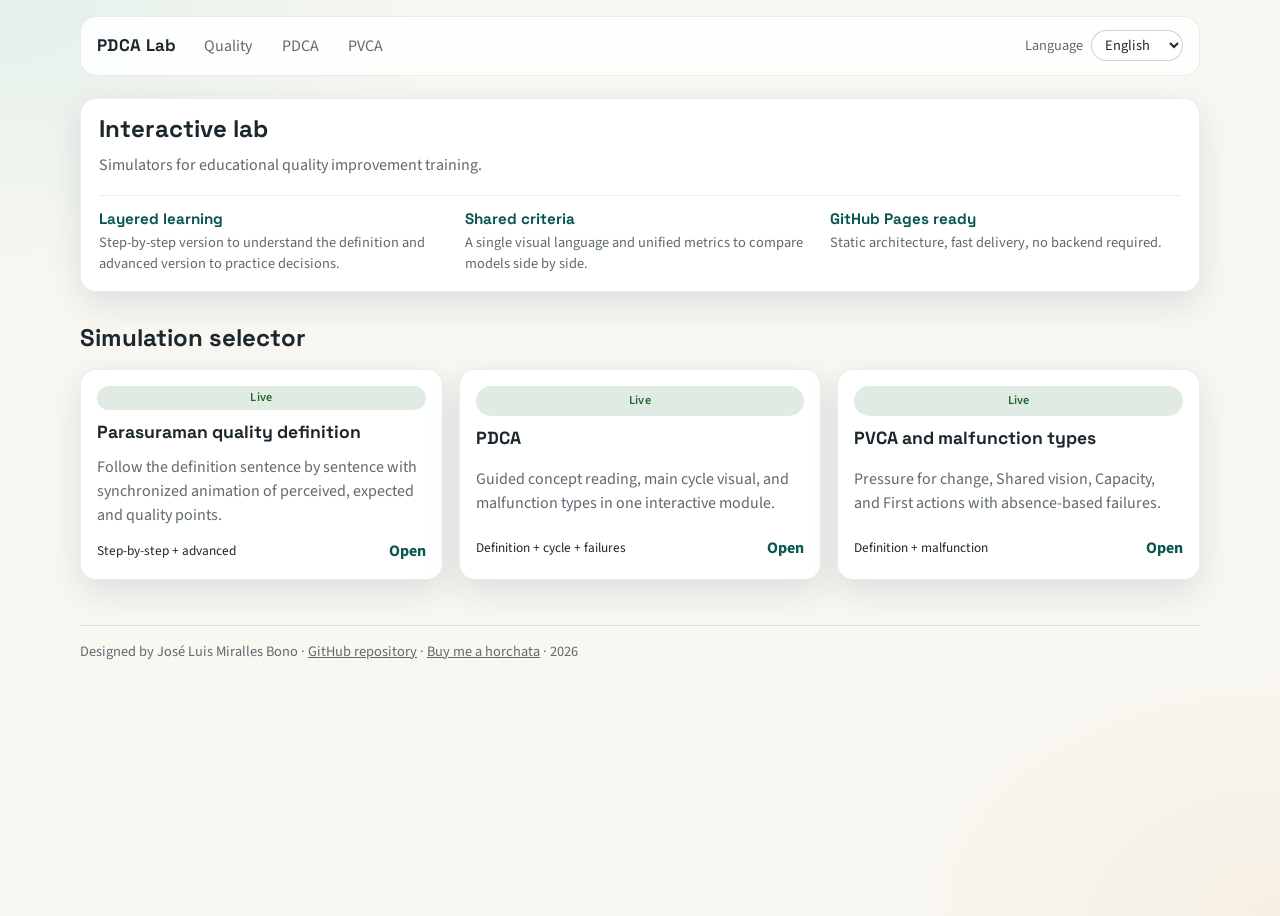
<file: index.html>
<!doctype html>
<html lang="es">
  <head>
    <meta charset="UTF-8" />
    <meta name="viewport" content="width=device-width, initial-scale=1.0" />
    <meta
      name="description"
      content="Selector de simuladores interactivos sobre mejora de la calidad educativa: Parasuraman, PDCA y PVCA."
    />
    <link rel="icon" href="./assets/favicon.svg" type="image/svg+xml" />
    <title>PDCA Lab</title>
    <link rel="preconnect" href="https://fonts.googleapis.com" />
    <link rel="preconnect" href="https://fonts.gstatic.com" crossorigin />
    <link
      rel="stylesheet"
      href="https://fonts.googleapis.com/css2?family=Source+Sans+3:wght@400;600;700&amp;family=Space+Grotesk:wght@500;700&amp;display=swap"
    />
    <link rel="stylesheet" href="./assets/css/base.css" />
    <link rel="stylesheet" href="./assets/css/home.css" />
    <script type="module" src="./assets/js/pages/home.js" defer></script>
  </head>
  <body data-page="home">
    <div class="app-shell">
      <header class="app-header">
        <a class="brand" href="./index.html">PDCA Lab</a>
        <nav class="nav-links" aria-label="Main navigation">
          <a data-nav-link="parasuraman" href="./simulators/parasuraman.html" data-i18n="nav.parasuraman"></a>
          <a data-nav-link="pdca-team" href="./simulators/pdca-equipo.html" data-i18n="nav.pdcaTeam"></a>
          <a data-nav-link="pvca" href="./simulators/pvca.html" data-i18n="nav.pvca"></a>
        </nav>
        <label class="language-picker">
          <span data-i18n="common.language"></span>
          <select data-language-select aria-label="Language selector"></select>
        </label>
      </header>

      <main class="main-content">
        <section class="hero card">
          <h1 data-i18n="home.hero.title"></h1>
          <p data-i18n="home.hero.subtitle"></p>
          <div class="hero-points">
            <article>
              <h2 data-i18n="home.hero.block1.title"></h2>
              <p data-i18n="home.hero.block1.body"></p>
            </article>
            <article>
              <h2 data-i18n="home.hero.block2.title"></h2>
              <p data-i18n="home.hero.block2.body"></p>
            </article>
            <article>
              <h2 data-i18n="home.hero.block3.title"></h2>
              <p data-i18n="home.hero.block3.body"></p>
            </article>
          </div>
        </section>

        <section>
          <h2 class="section-title" data-i18n="home.simulators.title"></h2>
          <div class="sim-grid">
            <article class="sim-card">
              <span class="badge badge-live" data-i18n="home.cards.parasuraman.status"></span>
              <h3 data-i18n="home.cards.parasuraman.title"></h3>
              <p data-i18n="home.cards.parasuraman.description"></p>
              <div class="card-actions">
                <small data-i18n="home.cards.parasuraman.mode"></small>
                <a href="./simulators/parasuraman.html" data-i18n="home.cards.parasuraman.cta"></a>
              </div>
            </article>

            <article class="sim-card">
              <span class="badge badge-live" data-i18n="home.cards.pdca.status"></span>
              <h3 data-i18n="home.cards.pdca.title"></h3>
              <p data-i18n="home.cards.pdca.description"></p>
              <div class="card-actions">
                <small data-i18n="home.cards.pdca.mode"></small>
                <a href="./simulators/pdca-equipo.html" data-i18n="home.cards.pdca.cta"></a>
              </div>
            </article>

            <article class="sim-card">
              <span class="badge badge-live" data-i18n="home.cards.pvca.status"></span>
              <h3 data-i18n="home.cards.pvca.title"></h3>
              <p data-i18n="home.cards.pvca.description"></p>
              <div class="card-actions">
                <small data-i18n="home.cards.pvca.mode"></small>
                <a href="./simulators/pvca.html" data-i18n="home.cards.pvca.cta"></a>
              </div>
            </article>
          </div>
        </section>

      </main>

      <footer class="app-footer">
        <span data-i18n="footer.author"></span>
        <span> · </span>
        <a href="https://github.com/JLMirallesB/PDCA" target="_blank" rel="noopener noreferrer" data-i18n="footer.repo"></a>
        <span> · </span>
        <a href="https://ko-fi.com/miralles" target="_blank" rel="noopener noreferrer" data-i18n="footer.horchata"></a>
        <span> · </span>
        <span data-current-year></span>
      </footer>
    </div>
  </body>
</html>
</file>
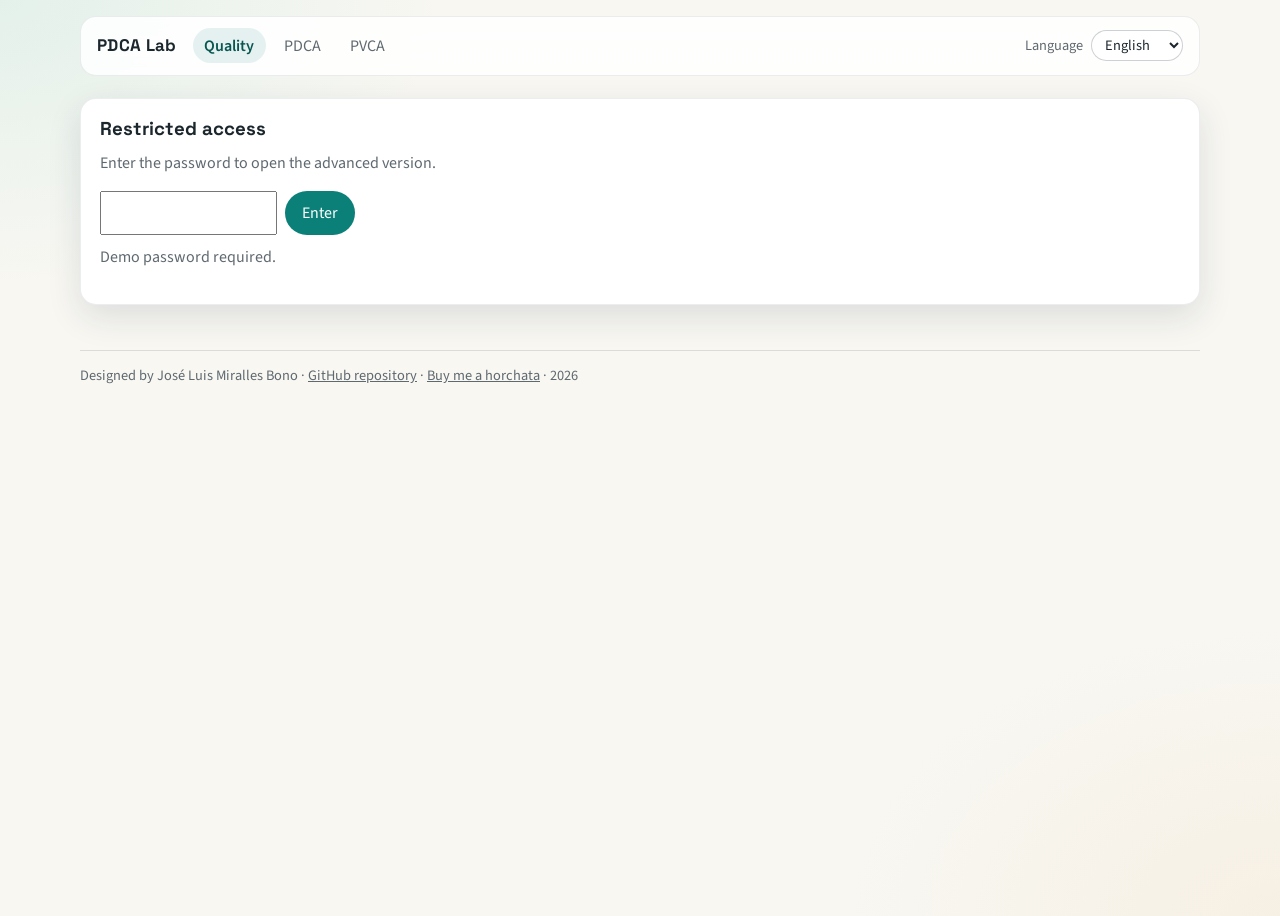
<file: simulators/parasuraman-avanzado.html>
<!doctype html>
<html lang="es">
  <head>
    <meta charset="UTF-8" />
    <meta name="viewport" content="width=device-width, initial-scale=1.0" />
    <meta
      name="description"
      content="Simulador avanzado de la definición de calidad de Parasuraman con modo guiado y evaluación."
    />
    <link rel="icon" href="../assets/favicon.svg" type="image/svg+xml" />
    <title>PDCA Lab · Parasuraman Avanzado</title>
    <link rel="preconnect" href="https://fonts.googleapis.com" />
    <link rel="preconnect" href="https://fonts.gstatic.com" crossorigin />
    <link
      rel="stylesheet"
      href="https://fonts.googleapis.com/css2?family=Source+Sans+3:wght@400;600;700&amp;family=Space+Grotesk:wght@500;700&amp;display=swap"
    />
    <link rel="stylesheet" href="../assets/css/base.css" />
    <link rel="stylesheet" href="../assets/css/simulator.css" />
    <script type="module" src="../assets/js/pages/parasuraman-advanced.js" defer></script>
  </head>
  <body data-page="parasuraman">
    <div class="app-shell">
      <header class="app-header">
        <a class="brand" href="../index.html">PDCA Lab</a>
        <nav class="nav-links" aria-label="Main navigation">
          <a data-nav-link="parasuraman" href="./parasuraman.html" data-i18n="nav.parasuraman"></a>
          <a data-nav-link="pdca-team" href="./pdca-equipo.html" data-i18n="nav.pdcaTeam"></a>
          <a data-nav-link="pvca" href="./pvca.html" data-i18n="nav.pvca"></a>
        </nav>
        <label class="language-picker">
          <span data-i18n="common.language"></span>
          <select data-language-select aria-label="Language selector"></select>
        </label>
      </header>

      <main class="main-content" id="advanced-content" hidden>
        <section class="sim-intro card">
          <h1 data-i18n="parasuramanAdvanced.title"></h1>
          <p data-i18n="parasuramanAdvanced.subtitle"></p>
          <div class="tag-row">
            <span class="badge badge-live" data-i18n="parasuraman.tag.simple"></span>
            <span class="badge badge-live" data-i18n="parasuraman.tag.guided"></span>
            <span class="badge badge-live" data-i18n="parasuraman.tag.evaluation"></span>
          </div>
        </section>

        <section>
          <div class="mode-tabs" role="tablist" aria-label="Mode selector">
            <button
              id="tab-simple"
              class="tab-btn is-active"
              type="button"
              role="tab"
              aria-selected="true"
              aria-controls="panel-simple"
              data-mode-target="simple"
              data-i18n="parasuraman.mode.simple"
            ></button>
            <button
              id="tab-guided"
              class="tab-btn"
              type="button"
              role="tab"
              aria-selected="false"
              aria-controls="panel-guided"
              data-mode-target="guided"
              data-i18n="parasuraman.mode.guided"
            ></button>
          </div>

          <section class="mode-panel" id="panel-simple" role="tabpanel" aria-labelledby="tab-simple" data-mode-panel="simple">
            <div class="sim-grid">
              <section class="control-panel card" aria-label="Simulation controls">
                <div class="control-group">
                  <label for="expected-range" data-i18n="parasuraman.controls.expected"></label>
                  <div class="range-row">
                    <input id="expected-range" type="range" min="0" max="100" step="1" value="72" />
                    <output id="expected-output">72</output>
                  </div>
                </div>

                <div class="control-group">
                  <label for="adaptation-rate" data-i18n="parasuraman.controls.adaptationRate"></label>
                  <div class="range-row">
                    <input id="adaptation-rate" type="range" min="0" max="100" step="5" value="35" />
                    <output id="adaptation-output">35%</output>
                  </div>
                </div>

                <div class="control-group">
                  <label>
                    <input id="adaptation-toggle" type="checkbox" checked />
                    <span data-i18n="parasuraman.controls.adaptationToggle"></span>
                  </label>
                </div>

                <div>
                  <h3 data-i18n="parasuraman.controls.parameters"></h3>
                  <div id="parameter-list" class="parameter-list"></div>
                </div>

                <div class="actions-row">
                  <button id="run-cycle" class="btn btn-primary" type="button" data-i18n="parasuraman.actions.run"></button>
                  <button id="auto-cycle" class="btn btn-secondary" type="button" data-i18n="parasuraman.actions.auto"></button>
                  <button id="reset-cycle" class="btn btn-secondary" type="button" data-i18n="parasuraman.actions.reset"></button>
                </div>
              </section>

              <section class="viz-panel card" aria-live="polite">
                <div class="quality-scale" id="quality-scale">
                  <div class="scale-track"></div>
                  <div class="scale-distance" id="distance-bar"></div>
                  <div class="scale-marker expected" id="expected-marker">
                    <span></span>
                    <small data-i18n="parasuraman.visual.expectedMark"></small>
                  </div>
                  <div class="scale-marker perceived" id="perceived-marker">
                    <span></span>
                    <small data-i18n="parasuraman.visual.perceivedMark"></small>
                  </div>
                  <div class="scale-labels">
                    <span>0</span>
                    <span>25</span>
                    <span>50</span>
                    <span>75</span>
                    <span>100</span>
                  </div>
                </div>

                <div class="metrics-grid">
                  <article class="metric">
                    <strong id="metric-expected">72</strong>
                    <small data-i18n="parasuraman.metrics.expected"></small>
                  </article>
                  <article class="metric">
                    <strong id="metric-perceived">58</strong>
                    <small data-i18n="parasuraman.metrics.perceived"></small>
                  </article>
                  <article class="metric">
                    <strong id="metric-distance">14</strong>
                    <small data-i18n="parasuraman.metrics.distance"></small>
                  </article>
                  <article class="metric">
                    <strong id="metric-quality">86</strong>
                    <small data-i18n="parasuraman.metrics.quality"></small>
                  </article>
                </div>

                <p class="insight" id="quality-insight"></p>

                <div class="history-wrap">
                  <table class="history-table">
                    <thead>
                      <tr>
                        <th data-i18n="parasuraman.history.cycle"></th>
                        <th data-i18n="parasuraman.history.expected"></th>
                        <th data-i18n="parasuraman.history.perceived"></th>
                        <th data-i18n="parasuraman.history.distance"></th>
                        <th data-i18n="parasuraman.history.quality"></th>
                      </tr>
                    </thead>
                    <tbody id="history-body"></tbody>
                  </table>
                </div>
              </section>
            </div>
          </section>

          <section class="mode-panel" id="panel-guided" role="tabpanel" aria-labelledby="tab-guided" data-mode-panel="guided" hidden>
            <section class="guided-panel card">
              <h2 data-i18n="parasuraman.guided.title"></h2>
              <p data-i18n="parasuraman.guided.description"></p>

              <div class="guided-case">
                <h3 id="guided-case-title"></h3>
                <p id="guided-case-description"></p>
                <p><strong data-i18n="parasuraman.guided.progress"></strong> <span id="guided-progress"></span></p>
              </div>

              <div>
                <h4 id="guided-prompt"></h4>
                <form id="guided-options" class="guided-options"></form>
              </div>

              <div class="actions-row">
                <button id="guided-start" type="button" class="btn btn-secondary" data-i18n="parasuraman.guided.start"></button>
                <button id="guided-apply" type="button" class="btn btn-primary" data-i18n="parasuraman.guided.apply"></button>
              </div>

              <div id="guided-feedback" class="guided-feedback"></div>
              <div id="guided-summary" class="guided-summary"></div>
            </section>
          </section>
        </section>
      </main>

      <section class="main-content" id="advanced-lock">
        <section class="sim-intro card">
          <h1 data-i18n="parasuramanAdvanced.lock.title"></h1>
          <p data-i18n="parasuramanAdvanced.lock.subtitle"></p>
          <form id="advanced-password-form" class="actions-row" novalidate>
            <label class="sr-only" for="advanced-password" data-i18n="parasuramanAdvanced.lock.input"></label>
            <input id="advanced-password" type="password" autocomplete="off" />
            <button class="btn btn-primary" type="submit" data-i18n="parasuramanAdvanced.lock.action"></button>
          </form>
          <p id="advanced-password-message"></p>
        </section>
      </section>

      <footer class="app-footer">
        <span data-i18n="footer.author"></span>
        <span> · </span>
        <a href="https://github.com/JLMirallesB/PDCA" target="_blank" rel="noopener noreferrer" data-i18n="footer.repo"></a>
        <span> · </span>
        <a href="https://ko-fi.com/miralles" target="_blank" rel="noopener noreferrer" data-i18n="footer.horchata"></a>
        <span> · </span>
        <span data-current-year></span>
      </footer>
    </div>
  </body>
</html>
</file>
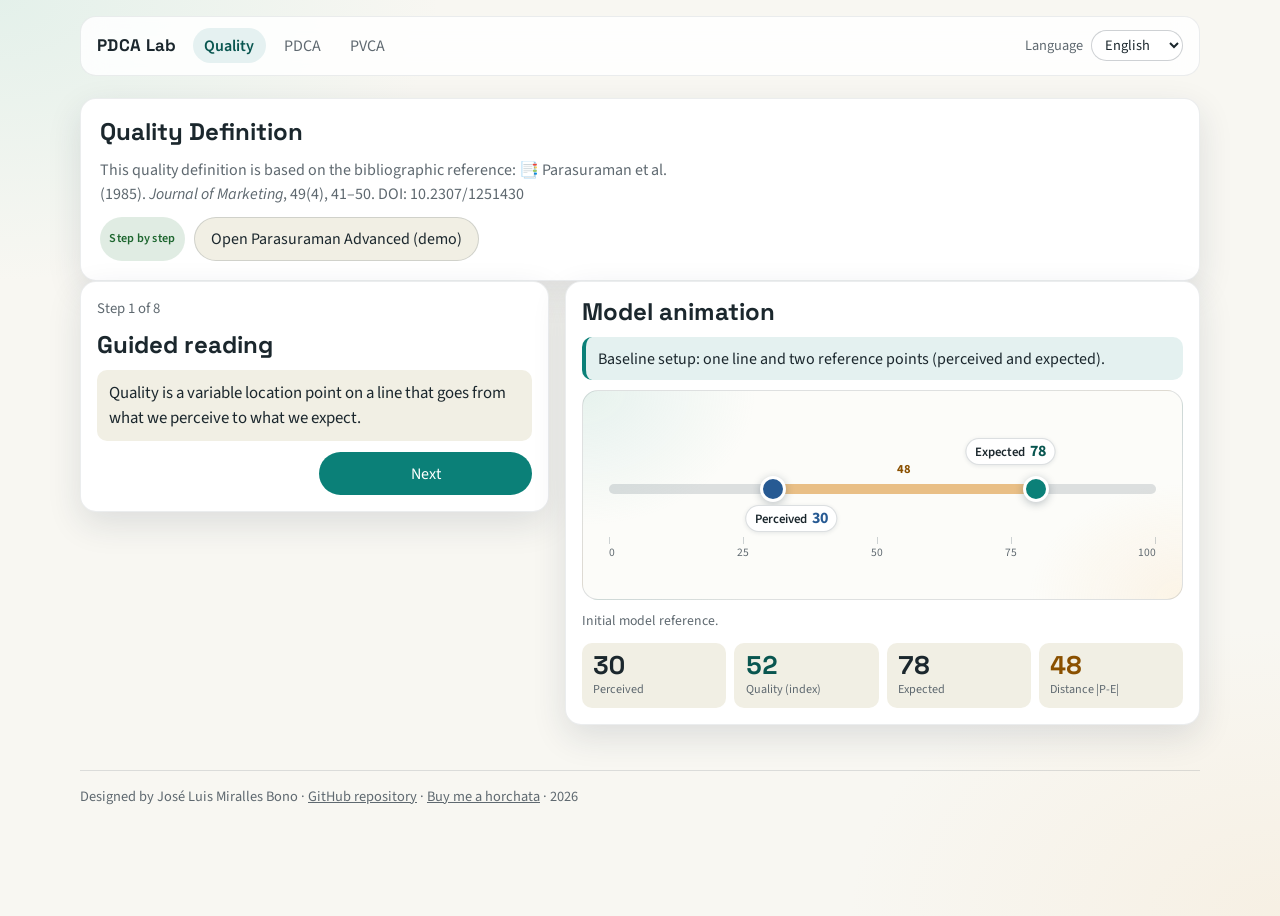
<file: simulators/parasuraman.html>
<!doctype html>
<html lang="es">
  <head>
    <meta charset="UTF-8" />
    <meta name="viewport" content="width=device-width, initial-scale=1.0" />
    <meta
      name="description"
      content="Simulador paso a paso de la definición de calidad de Parasuraman para formación educativa."
    />
    <link rel="icon" href="../assets/favicon.svg" type="image/svg+xml" />
    <title>PDCA Lab · Parasuraman</title>
    <link rel="preconnect" href="https://fonts.googleapis.com" />
    <link rel="preconnect" href="https://fonts.gstatic.com" crossorigin />
    <link
      rel="stylesheet"
      href="https://fonts.googleapis.com/css2?family=Source+Sans+3:wght@400;600;700&amp;family=Space+Grotesk:wght@500;700&amp;display=swap"
    />
    <link rel="stylesheet" href="../assets/css/base.css" />
    <link rel="stylesheet" href="../assets/css/parasuraman-simple.css" />
    <script type="module" src="../assets/js/pages/parasuraman.js" defer></script>
  </head>
  <body data-page="parasuraman">
    <div class="app-shell">
      <header class="app-header">
        <a class="brand" href="../index.html">PDCA Lab</a>
        <nav class="nav-links" aria-label="Main navigation">
          <a data-nav-link="parasuraman" href="./parasuraman.html" data-i18n="nav.parasuraman"></a>
          <a data-nav-link="pdca-team" href="./pdca-equipo.html" data-i18n="nav.pdcaTeam"></a>
          <a data-nav-link="pvca" href="./pvca.html" data-i18n="nav.pvca"></a>
        </nav>
        <label class="language-picker">
          <span data-i18n="common.language"></span>
          <select data-language-select aria-label="Language selector"></select>
        </label>
      </header>

      <main class="main-content">
        <section class="step-intro card">
          <h1 data-i18n="parasuramanSimple.title"></h1>
          <p data-i18n-html="parasuramanSimple.subtitle"></p>
          <div class="quick-links">
            <span class="badge badge-live" data-i18n="parasuramanSimple.badge"></span>
            <a class="btn btn-secondary" href="./parasuraman-avanzado.html" data-i18n="parasuramanSimple.advancedLink"></a>
          </div>
        </section>

        <section class="step-layout">
          <section class="step-panel card">
            <div class="step-counter" id="step-counter"></div>
            <h2 data-i18n="parasuramanSimple.readerTitle"></h2>
            <article class="step-text" id="step-text"></article>

            <div class="step-actions">
              <button type="button" class="btn btn-secondary" id="step-prev" data-i18n="parasuramanSimple.actions.prev"></button>
              <button type="button" class="btn btn-primary" id="step-next" data-i18n="parasuramanSimple.actions.next"></button>
            </div>
          </section>

          <section class="animation-panel card">
            <h2 data-i18n="parasuramanSimple.animationTitle"></h2>
            <p class="step-hint" id="step-hint"></p>
            <div class="animation-area">
              <div class="scale-shell">
                <div class="scale-line">
                  <div class="scale-gap" id="distance-gap">
                    <span class="gap-value" id="distance-gap-value"></span>
                  </div>

                  <!-- La etiqueta de la expectativa va encima de la línea y la de la
                       percepción debajo: así los dos puntos pueden acercarse hasta
                       tocarse sin que sus rótulos se pisen. -->
                  <div class="point point-expected" id="point-expected">
                    <span class="point-label">
                      <span data-i18n="parasuramanSimple.labels.expected"></span>
                      <b id="point-expected-value"></b>
                    </span>
                    <span class="point-core" aria-hidden="true"></span>
                  </div>

                  <div class="point point-perceived" id="point-perceived">
                    <span class="point-core" aria-hidden="true"></span>
                    <span class="point-label">
                      <span data-i18n="parasuramanSimple.labels.perceived"></span>
                      <b id="point-perceived-value"></b>
                    </span>
                  </div>
                </div>

                <div class="scale-axis" aria-hidden="true">
                  <span>0</span>
                  <span>25</span>
                  <span>50</span>
                  <span>75</span>
                  <span>100</span>
                </div>
              </div>
            </div>

            <div class="subjective-note" id="subjective-note"></div>

            <div class="metrics-inline">
              <article class="metric-box">
                <strong id="metric-perceived">0</strong>
                <small data-i18n="parasuramanSimple.metrics.perceived"></small>
              </article>
              <article class="metric-box">
                <strong id="metric-quality">0</strong>
                <small data-i18n="parasuramanSimple.metrics.qualityPoint"></small>
              </article>
              <article class="metric-box">
                <strong id="metric-expected">0</strong>
                <small data-i18n="parasuramanSimple.metrics.expected"></small>
              </article>
              <article class="metric-box">
                <strong id="metric-distance">0</strong>
                <small data-i18n="parasuramanSimple.metrics.distance"></small>
              </article>
            </div>

            <div id="parameter-block">
              <h3 data-i18n="parasuramanSimple.parameterTitle"></h3>
              <div class="param-rows" id="parameter-rows"></div>
              <p class="parameter-note" data-i18n="parasuramanSimple.parameterApprox"></p>
            </div>
          </section>
        </section>
      </main>

      <footer class="app-footer">
        <span data-i18n="footer.author"></span>
        <span> · </span>
        <a href="https://github.com/JLMirallesB/PDCA" target="_blank" rel="noopener noreferrer" data-i18n="footer.repo"></a>
        <span> · </span>
        <a href="https://ko-fi.com/miralles" target="_blank" rel="noopener noreferrer" data-i18n="footer.horchata"></a>
        <span> · </span>
        <span data-current-year></span>
      </footer>
    </div>
  </body>
</html>
</file>
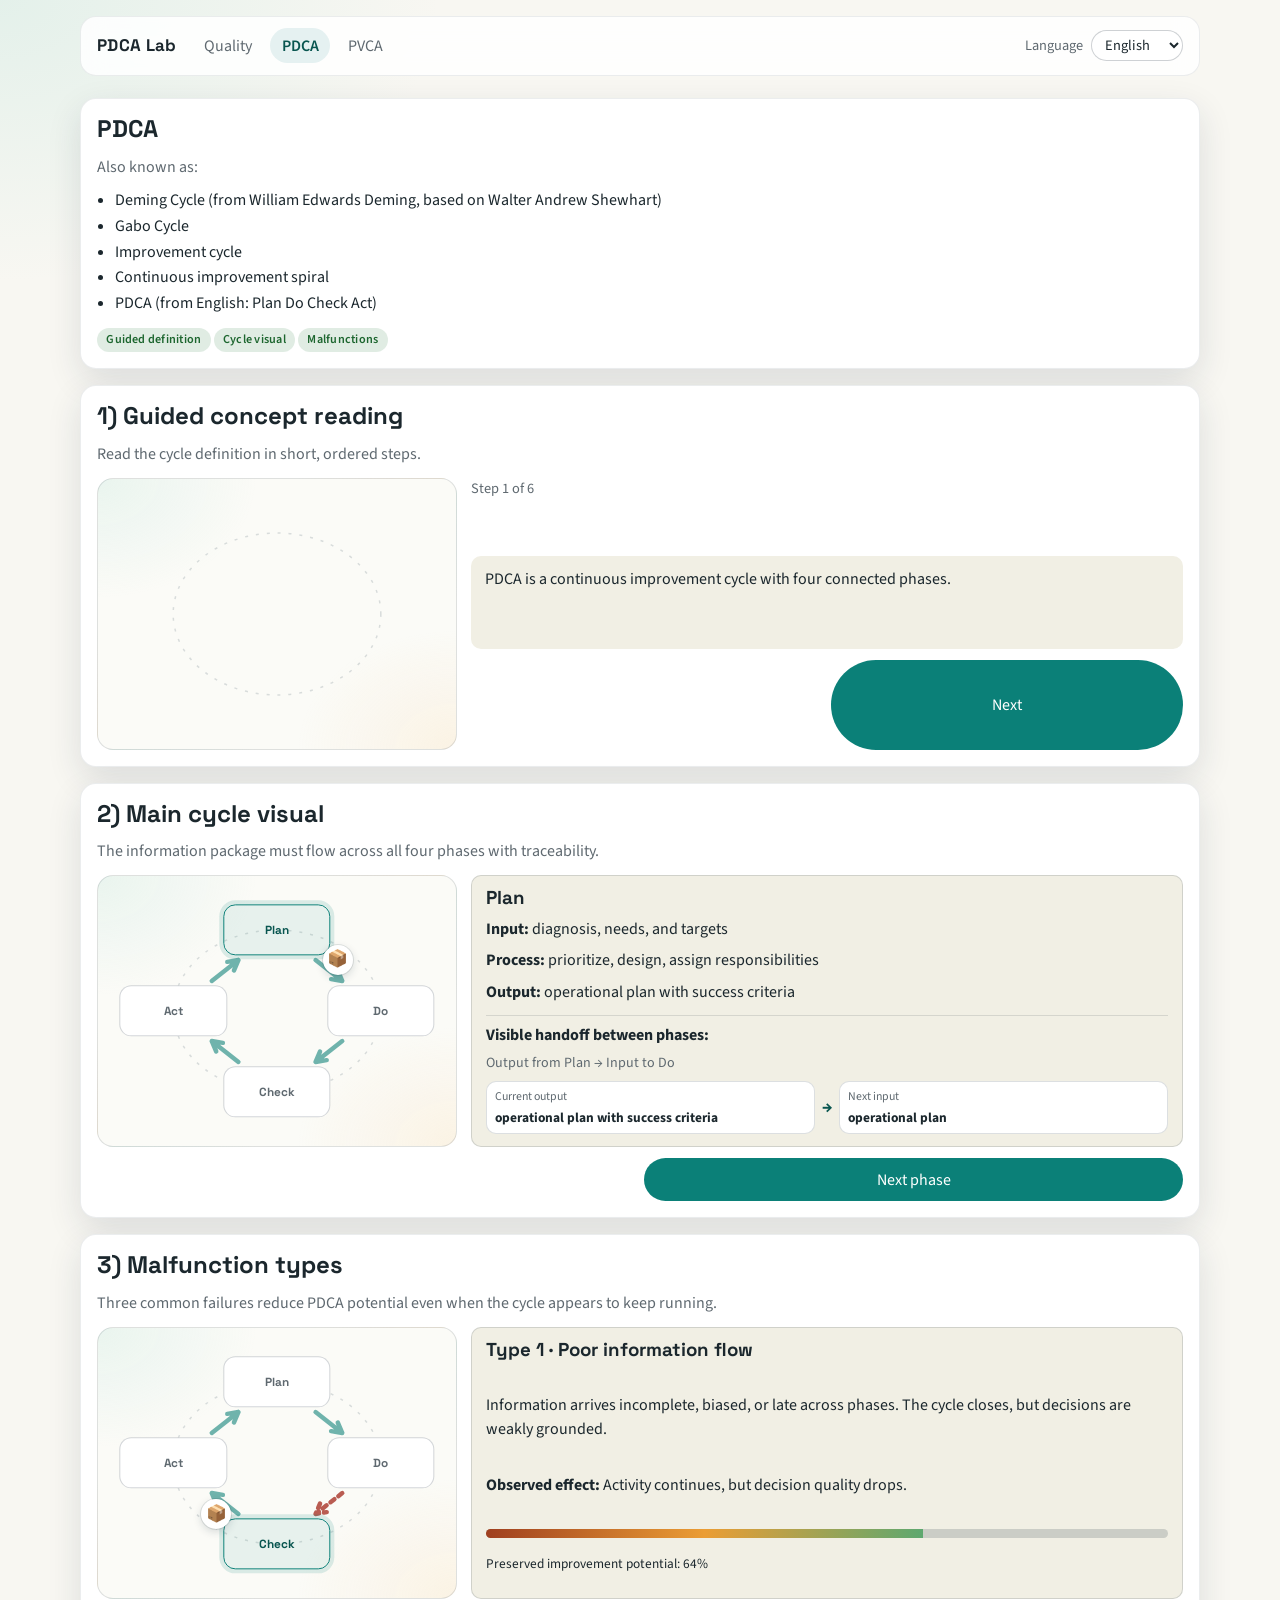
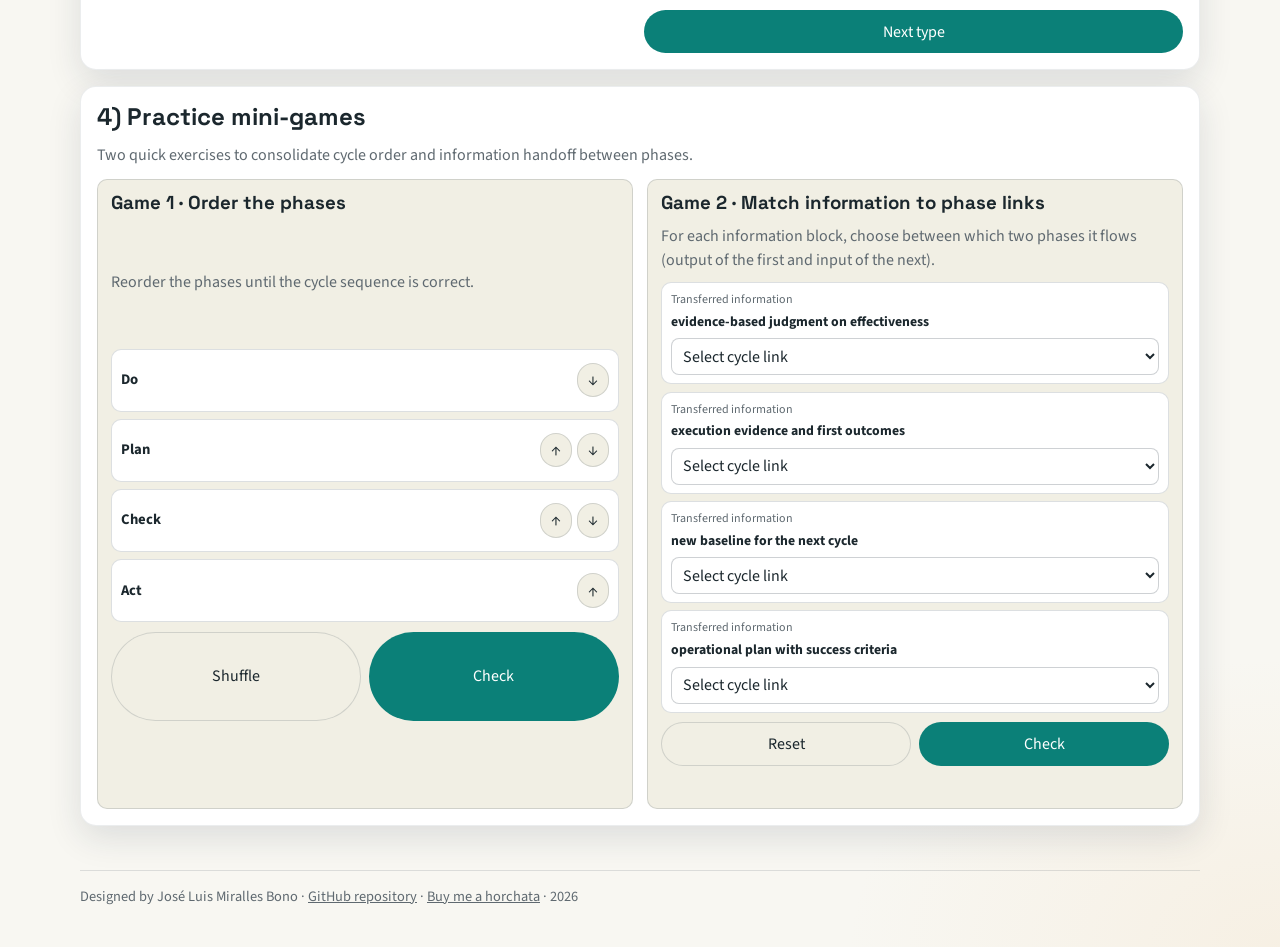
<file: simulators/pdca-equipo.html>
<!doctype html>
<html lang="es">
  <head>
    <meta charset="UTF-8" />
    <meta name="viewport" content="width=device-width, initial-scale=1.0" />
    <meta
      name="description"
      content="Módulo interactivo PDCA: definición guiada, visual principal del ciclo y malfuncionamientos."
    />
    <link rel="icon" href="../assets/favicon.svg" type="image/svg+xml" />
    <title>PDCA Lab · PDCA</title>
    <link rel="preconnect" href="https://fonts.googleapis.com" />
    <link rel="preconnect" href="https://fonts.gstatic.com" crossorigin />
    <link
      rel="stylesheet"
      href="https://fonts.googleapis.com/css2?family=Source+Sans+3:wght@400;600;700&amp;family=Space+Grotesk:wght@500;700&amp;display=swap"
    />
    <link rel="stylesheet" href="../assets/css/base.css" />
    <link rel="stylesheet" href="../assets/css/pdca.css" />
    <script type="module" src="../assets/js/pages/pdca.js" defer></script>
  </head>
  <body data-page="pdca-team">
    <div class="app-shell">
      <header class="app-header">
        <a class="brand" href="../index.html">PDCA Lab</a>
        <nav class="nav-links" aria-label="Main navigation">
          <a data-nav-link="parasuraman" href="./parasuraman.html" data-i18n="nav.parasuraman"></a>
          <a data-nav-link="pdca-team" href="./pdca-equipo.html" data-i18n="nav.pdcaTeam"></a>
          <a data-nav-link="pvca" href="./pvca.html" data-i18n="nav.pvca"></a>
        </nav>
        <label class="language-picker">
          <span data-i18n="common.language"></span>
          <select data-language-select aria-label="Language selector"></select>
        </label>
      </header>

      <main class="main-content">
        <section class="pdca-intro card">
          <h1 data-i18n="pdca.title"></h1>
          <p class="pdca-aliases-title" data-i18n="pdca.aliases.title"></p>
          <ul class="pdca-aliases-list">
            <li data-i18n="pdca.aliases.a1"></li>
            <li data-i18n="pdca.aliases.a2"></li>
            <li data-i18n="pdca.aliases.a3"></li>
            <li data-i18n="pdca.aliases.a4"></li>
            <li data-i18n="pdca.aliases.a5"></li>
          </ul>
          <div class="tag-row">
            <span class="badge badge-live" data-i18n="pdca.badges.definition"></span>
            <span class="badge badge-live" data-i18n="pdca.badges.visual"></span>
            <span class="badge badge-live" data-i18n="pdca.badges.malfunctions"></span>
          </div>
        </section>

        <section class="pdca-module card">
          <h2 data-i18n="pdca.definition.title"></h2>
          <p class="pdca-module-lead" data-i18n="pdca.definition.lead"></p>
          <div class="cycle-layout">
            <div class="cycle-canvas" id="definition-cycle">
              <svg class="cycle-links" viewBox="0 0 360 272" preserveAspectRatio="none" aria-hidden="true" focusable="false">
                <ellipse class="cycle-ring" cx="180" cy="136" rx="104.4" ry="81.6"
                          fill="none" stroke="rgba(19, 44, 64, 0.15)" stroke-width="1.5" stroke-dasharray="3 8" />
                <path class="cycle-link" data-cycle-link="plan-do" d="M218.8 84.7 L245.6 105.7 M234.4 103.9 L245.6 105.7 L241.1 95.2"
                      fill="none" stroke="rgba(11, 128, 120, 0.58)" stroke-width="4.5"
                      stroke-linecap="round" stroke-linejoin="round" />
                <path class="cycle-link" data-cycle-link="do-check" d="M245.6 166.3 L218.8 187.3 M223.3 176.8 L218.8 187.3 L230 185.5"
                      fill="none" stroke="rgba(11, 128, 120, 0.58)" stroke-width="4.5"
                      stroke-linecap="round" stroke-linejoin="round" />
                <path class="cycle-link" data-cycle-link="check-act" d="M141.2 187.3 L114.4 166.3 M125.6 168.1 L114.4 166.3 L118.9 176.8"
                      fill="none" stroke="rgba(11, 128, 120, 0.58)" stroke-width="4.5"
                      stroke-linecap="round" stroke-linejoin="round" />
                <path class="cycle-link" data-cycle-link="act-plan" d="M114.4 105.7 L141.2 84.7 M136.7 95.2 L141.2 84.7 L130 86.5"
                      fill="none" stroke="rgba(11, 128, 120, 0.58)" stroke-width="4.5"
                      stroke-linecap="round" stroke-linejoin="round" />
              </svg>
              <div class="cycle-node" data-cycle-node="plan">
                <strong data-i18n="pdca.phase.plan.label"></strong>
              </div>
              <div class="cycle-node" data-cycle-node="do">
                <strong data-i18n="pdca.phase.do.label"></strong>
              </div>
              <div class="cycle-node" data-cycle-node="check">
                <strong data-i18n="pdca.phase.check.label"></strong>
              </div>
              <div class="cycle-node" data-cycle-node="act">
                <strong data-i18n="pdca.phase.act.label"></strong>
              </div>
              <div class="cycle-token" id="definition-token" aria-hidden="true">📦</div>
            </div>
            <section class="definition-panel">
              <div class="pdca-counter" id="definition-counter"></div>
              <article class="pdca-definition-text" id="definition-text"></article>
              <div class="pdca-actions">
                <button
                  id="definition-prev"
                  class="btn btn-secondary"
                  type="button"
                  data-i18n="pdca.actions.prev"
                ></button>
                <button
                  id="definition-next"
                  class="btn btn-primary"
                  type="button"
                  data-i18n="pdca.actions.next"
                ></button>
              </div>
            </section>
          </div>
        </section>

        <section class="pdca-module card">
          <h2 data-i18n="pdca.visual.title"></h2>
          <p class="pdca-module-lead" data-i18n="pdca.visual.lead"></p>
          <div class="cycle-layout">
            <div class="cycle-canvas" id="visual-cycle">
              <svg class="cycle-links" viewBox="0 0 360 272" preserveAspectRatio="none" aria-hidden="true" focusable="false">
                <ellipse class="cycle-ring" cx="180" cy="136" rx="104.4" ry="81.6"
                          fill="none" stroke="rgba(19, 44, 64, 0.15)" stroke-width="1.5" stroke-dasharray="3 8" />
                <path class="cycle-link" data-cycle-link="plan-do" d="M218.8 84.7 L245.6 105.7 M234.4 103.9 L245.6 105.7 L241.1 95.2"
                      fill="none" stroke="rgba(11, 128, 120, 0.58)" stroke-width="4.5"
                      stroke-linecap="round" stroke-linejoin="round" />
                <path class="cycle-link" data-cycle-link="do-check" d="M245.6 166.3 L218.8 187.3 M223.3 176.8 L218.8 187.3 L230 185.5"
                      fill="none" stroke="rgba(11, 128, 120, 0.58)" stroke-width="4.5"
                      stroke-linecap="round" stroke-linejoin="round" />
                <path class="cycle-link" data-cycle-link="check-act" d="M141.2 187.3 L114.4 166.3 M125.6 168.1 L114.4 166.3 L118.9 176.8"
                      fill="none" stroke="rgba(11, 128, 120, 0.58)" stroke-width="4.5"
                      stroke-linecap="round" stroke-linejoin="round" />
                <path class="cycle-link" data-cycle-link="act-plan" d="M114.4 105.7 L141.2 84.7 M136.7 95.2 L141.2 84.7 L130 86.5"
                      fill="none" stroke="rgba(11, 128, 120, 0.58)" stroke-width="4.5"
                      stroke-linecap="round" stroke-linejoin="round" />
              </svg>
              <div class="cycle-node" data-cycle-node="plan">
                <strong data-i18n="pdca.phase.plan.label"></strong>
              </div>
              <div class="cycle-node" data-cycle-node="do">
                <strong data-i18n="pdca.phase.do.label"></strong>
              </div>
              <div class="cycle-node" data-cycle-node="check">
                <strong data-i18n="pdca.phase.check.label"></strong>
              </div>
              <div class="cycle-node" data-cycle-node="act">
                <strong data-i18n="pdca.phase.act.label"></strong>
              </div>
              <div class="cycle-token" id="visual-token" aria-hidden="true">📦</div>
            </div>

            <section class="phase-detail">
              <h3 id="phase-title"></h3>
              <p><strong data-i18n="pdca.visual.input"></strong> <span id="phase-input"></span></p>
              <p><strong data-i18n="pdca.visual.process"></strong> <span id="phase-process"></span></p>
              <p><strong data-i18n="pdca.visual.output"></strong> <span id="phase-output"></span></p>
              <div class="handoff-block">
                <p class="handoff-title"><strong data-i18n="pdca.visual.handoff"></strong></p>
                <p class="handoff-caption" id="phase-handoff-caption"></p>
                <div class="handoff-row">
                  <article class="handoff-chip">
                    <small data-i18n="pdca.visual.handoffOutput"></small>
                    <strong id="phase-handoff-output"></strong>
                  </article>
                  <span class="handoff-arrow" aria-hidden="true">→</span>
                  <article class="handoff-chip">
                    <small data-i18n="pdca.visual.handoffInput"></small>
                    <strong id="phase-handoff-input"></strong>
                  </article>
                </div>
              </div>
            </section>
          </div>

          <div class="pdca-actions">
            <button id="phase-prev" class="btn btn-secondary" type="button" data-i18n="pdca.actions.prevPhase"></button>
            <button id="phase-next" class="btn btn-primary" type="button" data-i18n="pdca.actions.nextPhase"></button>
          </div>
        </section>

        <section class="pdca-module card">
          <h2 data-i18n="pdca.malfunctions.title"></h2>
          <p class="pdca-module-lead" data-i18n="pdca.malfunctions.lead"></p>

          <div class="cycle-layout">
            <div class="cycle-canvas is-malfunction" id="malfunction-cycle" data-malfunction-type="type1">
              <svg class="cycle-links" viewBox="0 0 360 272" preserveAspectRatio="none" aria-hidden="true" focusable="false">
                <ellipse class="cycle-ring" cx="180" cy="136" rx="104.4" ry="81.6"
                          fill="none" stroke="rgba(19, 44, 64, 0.15)" stroke-width="1.5" stroke-dasharray="3 8" />
                <path class="cycle-link" data-cycle-link="plan-do" d="M218.8 84.7 L245.6 105.7 M234.4 103.9 L245.6 105.7 L241.1 95.2"
                      fill="none" stroke="rgba(11, 128, 120, 0.58)" stroke-width="4.5"
                      stroke-linecap="round" stroke-linejoin="round" />
                <path class="cycle-link" data-cycle-link="do-check" d="M245.6 166.3 L218.8 187.3 M223.3 176.8 L218.8 187.3 L230 185.5"
                      fill="none" stroke="rgba(11, 128, 120, 0.58)" stroke-width="4.5"
                      stroke-linecap="round" stroke-linejoin="round" />
                <path class="cycle-link" data-cycle-link="check-act" d="M141.2 187.3 L114.4 166.3 M125.6 168.1 L114.4 166.3 L118.9 176.8"
                      fill="none" stroke="rgba(11, 128, 120, 0.58)" stroke-width="4.5"
                      stroke-linecap="round" stroke-linejoin="round" />
                <path class="cycle-link" data-cycle-link="act-plan" d="M114.4 105.7 L141.2 84.7 M136.7 95.2 L141.2 84.7 L130 86.5"
                      fill="none" stroke="rgba(11, 128, 120, 0.58)" stroke-width="4.5"
                      stroke-linecap="round" stroke-linejoin="round" />
              </svg>
              <div class="cycle-node" data-cycle-node="plan">
                <strong data-i18n="pdca.phase.plan.label"></strong>
              </div>
              <div class="cycle-node" data-cycle-node="do">
                <strong data-i18n="pdca.phase.do.label"></strong>
              </div>
              <div class="cycle-node" data-cycle-node="check">
                <strong data-i18n="pdca.phase.check.label"></strong>
              </div>
              <div class="cycle-node" data-cycle-node="act">
                <strong data-i18n="pdca.phase.act.label"></strong>
              </div>
              <div class="cycle-token" id="malfunction-token" aria-hidden="true">📦</div>
            </div>

            <section class="malfunction-detail">
              <h3 id="malfunction-title"></h3>
              <p id="malfunction-description"></p>
              <p><strong data-i18n="pdca.malfunctions.effectLabel"></strong> <span id="malfunction-effect"></span></p>
              <div class="potential-wrap">
                <div class="potential-bar">
                  <div class="potential-fill" id="potential-fill"></div>
                </div>
                <small id="potential-label"></small>
              </div>
            </section>
          </div>

          <div class="pdca-actions">
            <button id="malfunction-prev" class="btn btn-secondary" type="button" data-i18n="pdca.actions.prevType"></button>
            <button id="malfunction-next" class="btn btn-primary" type="button" data-i18n="pdca.actions.nextType"></button>
          </div>
        </section>

        <section class="pdca-module card">
          <h2 data-i18n="pdca.games.title"></h2>
          <p class="pdca-module-lead" data-i18n="pdca.games.lead"></p>

          <div class="games-grid">
            <article class="game-card">
              <h3 data-i18n="pdca.games.order.title"></h3>
              <p class="game-lead" data-i18n="pdca.games.order.instructions"></p>

              <ol class="order-list" id="order-game-list"></ol>

              <div class="pdca-actions game-actions">
                <button id="order-game-shuffle" class="btn btn-secondary" type="button" data-i18n="pdca.games.actions.shuffle"></button>
                <button id="order-game-check" class="btn btn-primary" type="button" data-i18n="pdca.games.actions.check"></button>
              </div>

              <p class="game-feedback" id="order-game-feedback"></p>
            </article>

            <article class="game-card">
              <h3 data-i18n="pdca.games.match.title"></h3>
              <p class="game-lead" data-i18n="pdca.games.match.instructions"></p>

              <div class="match-list" id="match-game-list"></div>

              <div class="pdca-actions game-actions">
                <button id="match-game-reset" class="btn btn-secondary" type="button" data-i18n="pdca.games.actions.reset"></button>
                <button id="match-game-check" class="btn btn-primary" type="button" data-i18n="pdca.games.actions.check"></button>
              </div>

              <p class="game-feedback" id="match-game-feedback"></p>
            </article>
          </div>
        </section>
      </main>

      <footer class="app-footer">
        <span data-i18n="footer.author"></span>
        <span> · </span>
        <a href="https://github.com/JLMirallesB/PDCA" target="_blank" rel="noopener noreferrer" data-i18n="footer.repo"></a>
        <span> · </span>
        <a href="https://ko-fi.com/miralles" target="_blank" rel="noopener noreferrer" data-i18n="footer.horchata"></a>
        <span> · </span>
        <span data-current-year></span>
      </footer>
    </div>
  </body>
</html>
</file>
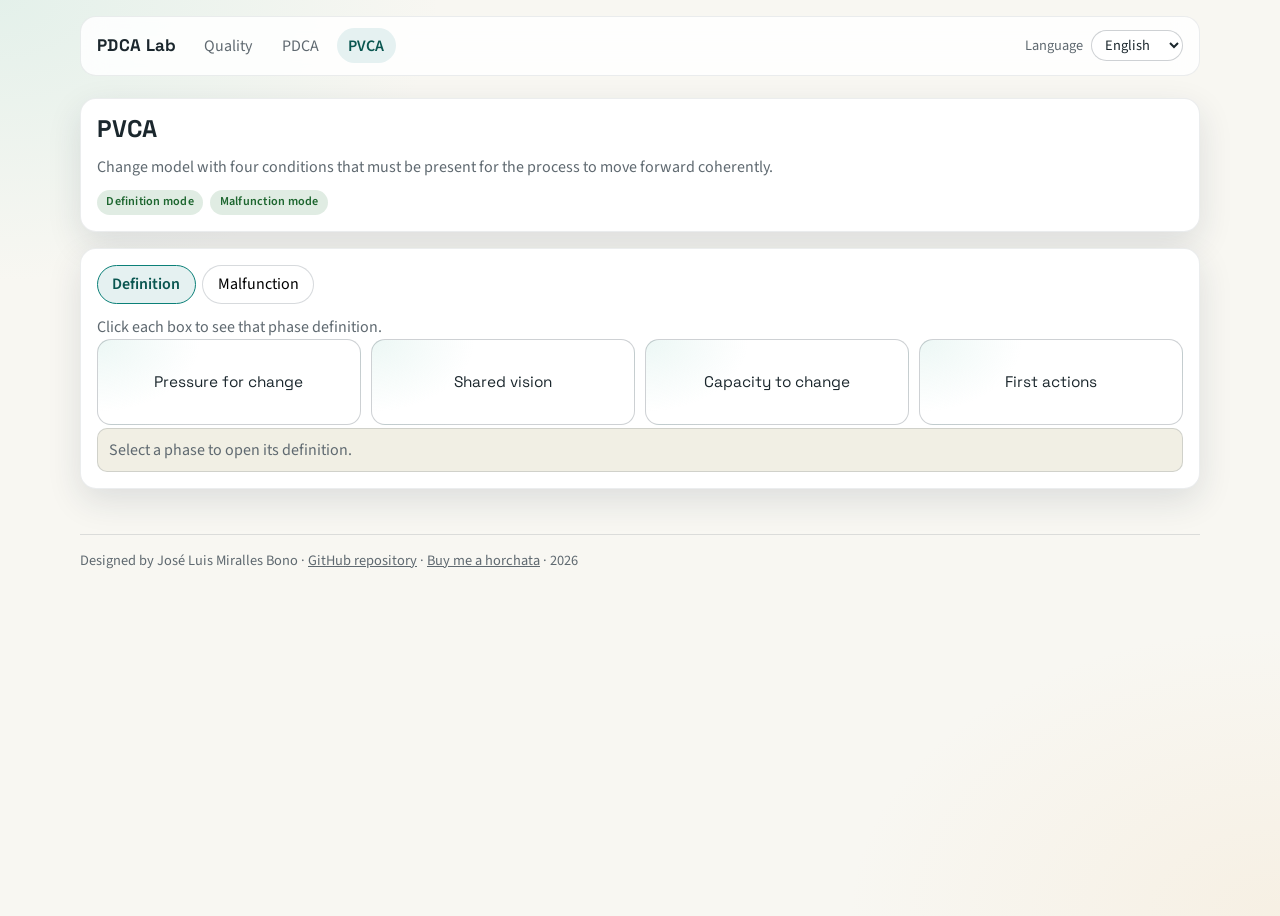
<file: simulators/pvca.html>
<!doctype html>
<html lang="es">
  <head>
    <meta charset="UTF-8" />
    <meta name="viewport" content="width=device-width, initial-scale=1.0" />
    <meta
      name="description"
      content="Simulación interactiva del modelo PVCA con modo definición y modo malfuncionamiento."
    />
    <link rel="icon" href="../assets/favicon.svg" type="image/svg+xml" />
    <title>PDCA Lab · PVCA</title>
    <link rel="preconnect" href="https://fonts.googleapis.com" />
    <link rel="preconnect" href="https://fonts.gstatic.com" crossorigin />
    <link
      rel="stylesheet"
      href="https://fonts.googleapis.com/css2?family=Source+Sans+3:wght@400;600;700&amp;family=Space+Grotesk:wght@500;700&amp;display=swap"
    />
    <link rel="stylesheet" href="../assets/css/base.css" />
    <link rel="stylesheet" href="../assets/css/pvca.css" />
    <script type="module" src="../assets/js/pages/pvca.js" defer></script>
  </head>
  <body data-page="pvca">
    <div class="app-shell">
      <header class="app-header">
        <a class="brand" href="../index.html">PDCA Lab</a>
        <nav class="nav-links" aria-label="Main navigation">
          <a data-nav-link="parasuraman" href="./parasuraman.html" data-i18n="nav.parasuraman"></a>
          <a data-nav-link="pdca-team" href="./pdca-equipo.html" data-i18n="nav.pdcaTeam"></a>
          <a data-nav-link="pvca" href="./pvca.html" data-i18n="nav.pvca"></a>
        </nav>
        <label class="language-picker">
          <span data-i18n="common.language"></span>
          <select data-language-select aria-label="Language selector"></select>
        </label>
      </header>

      <main class="main-content">
        <section class="pvca-intro card">
          <h1 data-i18n="pvca.title"></h1>
          <p data-i18n="pvca.subtitle"></p>
          <div class="tag-row">
            <span class="badge badge-live" data-i18n="pvca.badges.definition"></span>
            <span class="badge badge-live" data-i18n="pvca.badges.malfunction"></span>
          </div>
        </section>

        <section class="pvca-module card">
          <div class="pvca-mode-tabs" role="tablist" aria-label="PVCA mode">
            <button
              id="pvca-mode-definition"
              class="tab-btn is-active"
              type="button"
              role="tab"
              aria-selected="true"
              aria-controls="pvca-panel"
              data-mode-target="definition"
              data-i18n="pvca.modes.definition"
            ></button>
            <button
              id="pvca-mode-malfunction"
              class="tab-btn"
              type="button"
              role="tab"
              aria-selected="false"
              aria-controls="pvca-panel"
              data-mode-target="malfunction"
              data-i18n="pvca.modes.malfunction"
            ></button>
          </div>

          <div id="pvca-panel" role="tabpanel" aria-labelledby="pvca-mode-definition">
            <p class="pvca-lead" id="pvca-lead"></p>

            <div class="pvca-canvas-wrap">
              <div class="pvca-canvas" id="pvca-canvas">
                <button class="pvca-box" data-pvca-phase="pressure" type="button"></button>
                <button class="pvca-box" data-pvca-phase="vision" type="button"></button>
                <button class="pvca-box" data-pvca-phase="capacity" type="button"></button>
                <button class="pvca-box" data-pvca-phase="actions" type="button"></button>
              </div>
            </div>

            <section class="pvca-problem" id="pvca-problem" aria-live="polite"></section>
            <div class="pvca-reset-wrap">
              <button id="pvca-reset" class="btn btn-secondary" type="button" data-i18n="pvca.actions.reset" hidden></button>
            </div>
          </div>
        </section>

        <section class="pvca-modal" id="pvca-modal" hidden>
          <div class="pvca-modal-backdrop" data-modal-close="backdrop"></div>
          <article class="pvca-modal-card" role="dialog" aria-modal="true" aria-labelledby="pvca-modal-title">
            <h2 id="pvca-modal-title"></h2>
            <p id="pvca-modal-description"></p>
            <div class="pvca-modal-actions">
              <button id="pvca-modal-close" class="btn btn-primary" type="button" data-i18n="pvca.modal.close"></button>
            </div>
          </article>
        </section>
      </main>

      <footer class="app-footer">
        <span data-i18n="footer.author"></span>
        <span> · </span>
        <a href="https://github.com/JLMirallesB/PDCA" target="_blank" rel="noopener noreferrer" data-i18n="footer.repo"></a>
        <span> · </span>
        <a href="https://ko-fi.com/miralles" target="_blank" rel="noopener noreferrer" data-i18n="footer.horchata"></a>
        <span> · </span>
        <span data-current-year></span>
      </footer>
    </div>
  </body>
</html>
</file>
<file: assets/css/base.css>
:root {
  --bg: #f8f7f2;
  --surface: #ffffff;
  --surface-soft: #f1efe4;
  --surface-strong: #e5f1f1;
  --text: #1b272d;
  --muted: #5f6970;
  --accent: #0b8078;
  --accent-strong: #095650;
  --ok: #2f7f45;
  --warning: #aa6400;
  --danger: #a9352a;
  --ring: rgba(11, 128, 120, 0.35);
  --radius-xl: 24px;
  --radius-lg: 16px;
  --radius-sm: 10px;
  --shadow: 0 12px 34px rgba(21, 43, 62, 0.12);
  --max-width: 1120px;
}

* {
  box-sizing: border-box;
}

html,
body {
  margin: 0;
  padding: 0;
}

body {
  font-family: "Source Sans 3", "Segoe UI", sans-serif;
  color: var(--text);
  line-height: 1.5;
  min-height: 100vh;
  background:
    radial-gradient(50rem 32rem at 0% 0%, rgba(167, 221, 211, 0.25) 0%, transparent 55%),
    radial-gradient(45rem 30rem at 100% 100%, rgba(241, 214, 176, 0.22) 0%, transparent 60%),
    var(--bg);
}

a {
  color: inherit;
}

.app-shell {
  width: min(var(--max-width), calc(100% - 2rem));
  margin: 0 auto;
  padding-bottom: 2.5rem;
}

.app-header {
  position: sticky;
  top: 0;
  z-index: 20;
  margin-top: 1rem;
  padding: 0.7rem 1rem;
  background: color-mix(in srgb, var(--surface) 86%, transparent);
  border: 1px solid rgba(12, 29, 44, 0.08);
  border-radius: var(--radius-lg);
  backdrop-filter: blur(12px);
  display: grid;
  grid-template-columns: auto 1fr auto;
  align-items: center;
  gap: 1rem;
}

.brand {
  font-family: "Space Grotesk", "Trebuchet MS", sans-serif;
  font-weight: 700;
  font-size: 1.05rem;
  letter-spacing: 0.02em;
  text-decoration: none;
}

.nav-links {
  display: flex;
  flex-wrap: wrap;
  gap: 0.4rem;
}

.nav-links a {
  text-decoration: none;
  border-radius: 999px;
  padding: 0.35rem 0.72rem;
  color: var(--muted);
  transition: background-color 150ms ease, color 150ms ease;
}

.nav-links a:hover {
  background: var(--surface-soft);
  color: var(--text);
}

.nav-links a.is-active {
  background: var(--surface-strong);
  color: var(--accent-strong);
  font-weight: 600;
}

.language-picker {
  display: inline-flex;
  align-items: center;
  gap: 0.5rem;
  font-size: 0.9rem;
  color: var(--muted);
}

.language-picker select,
input[type="range"],
button,
select {
  font: inherit;
}

.language-picker select {
  border: 1px solid rgba(12, 29, 44, 0.2);
  background: var(--surface);
  color: var(--text);
  border-radius: 999px;
  padding: 0.2rem 0.6rem;
}

.main-content {
  padding-top: 1.4rem;
}

.app-footer {
  margin-top: 2.8rem;
  border-top: 1px solid rgba(12, 29, 44, 0.12);
  padding-top: 0.9rem;
  color: var(--muted);
  font-size: 0.9rem;
}

.card {
  background: var(--surface);
  border: 1px solid rgba(12, 29, 44, 0.08);
  border-radius: var(--radius-lg);
  box-shadow: var(--shadow);
}

h1,
h2,
h3,
h4 {
  font-family: "Space Grotesk", "Trebuchet MS", sans-serif;
  line-height: 1.2;
  margin: 0;
}

p {
  margin-top: 0;
}

.btn {
  border: 1px solid transparent;
  border-radius: 999px;
  padding: 0.55rem 1rem;
  cursor: pointer;
  transition: transform 160ms ease, background-color 160ms ease, border-color 160ms ease;
}

.btn:focus-visible,
input:focus-visible,
select:focus-visible {
  outline: 3px solid var(--ring);
  outline-offset: 2px;
}

.btn:hover {
  transform: translateY(-1px);
}

.btn-primary {
  background: var(--accent);
  color: #fff;
}

.btn-primary:hover {
  background: var(--accent-strong);
}

.btn-secondary {
  background: var(--surface-soft);
  border-color: rgba(12, 29, 44, 0.14);
  color: var(--text);
}

.badge {
  display: inline-flex;
  align-items: center;
  justify-content: center;
  border-radius: 999px;
  padding: 0.2rem 0.58rem;
  font-size: 0.76rem;
  font-weight: 600;
  letter-spacing: 0.02em;
}

.badge-live {
  background: rgba(47, 127, 69, 0.15);
  color: #1d662f;
}

.sr-only {
  position: absolute;
  width: 1px;
  height: 1px;
  padding: 0;
  margin: -1px;
  overflow: hidden;
  clip: rect(0, 0, 0, 0);
  border: 0;
}

@media (max-width: 900px) {
  .app-header {
    grid-template-columns: 1fr;
    gap: 0.7rem;
  }

  .nav-links {
    overflow: auto;
    white-space: nowrap;
    padding-bottom: 0.2rem;
  }

  .language-picker {
    justify-content: space-between;
  }
}

/* Quien pide menos movimiento en el sistema no debería ver los puntos
   desplazarse ni el token recorrer el ciclo: los estados siguen cambiando,
   pero saltan en vez de animarse. */
@media (prefers-reduced-motion: reduce) {
  *,
  *::before,
  *::after {
    animation-duration: 0.01ms !important;
    animation-iteration-count: 1 !important;
    transition-duration: 0.01ms !important;
    scroll-behavior: auto !important;
  }
}
</file>
<file: assets/css/home.css>
.hero {
  display: grid;
  gap: 0.55rem;
  padding: 1rem 1.15rem;
}

.hero > p {
  margin: 0;
  color: var(--muted);
}

.hero-points {
  display: grid;
  grid-template-columns: repeat(auto-fit, minmax(min(100%, 15rem), 1fr));
  gap: 0.9rem;
  margin-top: 0.6rem;
  padding-top: 0.9rem;
  border-top: 1px solid rgba(12, 29, 44, 0.08);
}

.hero-points article {
  display: grid;
  gap: 0.2rem;
  align-content: start;
}

.hero-points h2 {
  margin: 0;
  font-family: "Space Grotesk", "Trebuchet MS", sans-serif;
  font-size: 0.95rem;
  color: var(--accent-strong);
}

.hero-points p {
  margin: 0;
  font-size: 0.9rem;
  color: var(--muted);
}

.section-title {
  margin: 2rem 0 1rem;
}

.sim-grid {
  display: grid;
  grid-template-columns: repeat(3, minmax(0, 1fr));
  gap: 1rem;
}

.sim-card {
  display: grid;
  gap: 0.75rem;
  padding: 1rem;
  border-radius: var(--radius-lg);
  background: var(--surface);
  border: 1px solid rgba(12, 29, 44, 0.08);
  box-shadow: var(--shadow);
}

.sim-card h3 {
  font-size: 1.1rem;
}

.sim-card p {
  color: var(--muted);
  margin-bottom: 0;
}

.sim-card .card-actions {
  display: flex;
  justify-content: space-between;
  align-items: center;
  gap: 0.8rem;
}

.sim-card a {
  text-decoration: none;
  color: var(--accent-strong);
  font-weight: 700;
}

.sim-card a:hover {
  text-decoration: underline;
}

@media (max-width: 980px) {
  .sim-grid {
    grid-template-columns: 1fr;
  }
}
</file>
<file: assets/css/simulator.css>
.sim-intro {
  padding: 1.2rem;
  margin-bottom: 1rem;
}

.sim-intro p {
  margin-top: 0.65rem;
  color: var(--muted);
}

.tag-row {
  display: flex;
  flex-wrap: wrap;
  gap: 0.45rem;
}

.mode-tabs {
  display: inline-flex;
  gap: 0.4rem;
  margin-bottom: 0.9rem;
}

.tab-btn {
  border: 1px solid rgba(12, 29, 44, 0.16);
  border-radius: 999px;
  background: var(--surface);
  padding: 0.4rem 0.9rem;
  cursor: pointer;
}

.tab-btn.is-active {
  border-color: var(--accent);
  background: var(--surface-strong);
  color: var(--accent-strong);
  font-weight: 600;
}

.mode-panel {
  display: grid;
  gap: 1rem;
}

.mode-panel[hidden] {
  display: none;
}

.sim-grid {
  display: grid;
  grid-template-columns: minmax(320px, 460px) 1fr;
  gap: 1rem;
}

.control-panel {
  padding: 1rem;
  display: grid;
  gap: 0.95rem;
}

.control-group {
  display: grid;
  gap: 0.35rem;
}

.control-group label {
  font-weight: 600;
}

.range-row {
  display: flex;
  gap: 0.5rem;
  align-items: center;
}

.range-row output {
  min-width: 3ch;
  text-align: right;
  font-weight: 700;
}

.parameter-list {
  display: grid;
  gap: 0.6rem;
}

.parameter-item {
  background: var(--surface-soft);
  border-radius: var(--radius-sm);
  padding: 0.7rem;
  display: grid;
  gap: 0.45rem;
}

.parameter-item h4 {
  font-size: 0.95rem;
}

.actions-row {
  display: flex;
  flex-wrap: wrap;
  gap: 0.5rem;
}

.viz-panel {
  padding: 1rem;
  display: grid;
  gap: 1rem;
}

.quality-scale {
  position: relative;
  height: 118px;
  background: linear-gradient(90deg, rgba(169, 53, 42, 0.2), rgba(226, 167, 82, 0.18), rgba(47, 127, 69, 0.2));
  border-radius: var(--radius-sm);
  border: 1px solid rgba(12, 29, 44, 0.12);
  overflow: hidden;
}

.scale-track {
  position: absolute;
  left: 1rem;
  right: 1rem;
  top: 50%;
  height: 5px;
  transform: translateY(-50%);
  border-radius: 999px;
  background: rgba(18, 34, 48, 0.2);
}

.scale-labels {
  position: absolute;
  left: 1rem;
  right: 1rem;
  bottom: 0.5rem;
  display: flex;
  justify-content: space-between;
  font-size: 0.8rem;
  color: var(--muted);
}

.scale-distance {
  position: absolute;
  top: calc(50% - 4px);
  height: 8px;
  border-radius: 999px;
  background: rgba(11, 128, 120, 0.35);
}

.scale-marker {
  position: absolute;
  top: 20%;
  transform: translateX(-50%);
  display: grid;
  gap: 0.25rem;
  justify-items: center;
}

.scale-marker span {
  width: 14px;
  height: 14px;
  border-radius: 50%;
  background: var(--accent-strong);
  border: 2px solid #fff;
}

.scale-marker small {
  font-size: 0.74rem;
  color: var(--text);
  background: var(--surface);
  border: 1px solid rgba(12, 29, 44, 0.12);
  border-radius: 999px;
  padding: 0.08rem 0.35rem;
}

.scale-marker.perceived span {
  background: #2d5f98;
}

.metrics-grid {
  display: grid;
  grid-template-columns: repeat(4, minmax(0, 1fr));
  gap: 0.5rem;
}

.metric {
  background: var(--surface-soft);
  border-radius: var(--radius-sm);
  padding: 0.6rem;
}

.metric strong {
  display: block;
  font-size: 1.15rem;
}

.metric small {
  color: var(--muted);
}

.insight {
  border-left: 4px solid var(--accent);
  background: rgba(11, 128, 120, 0.1);
  border-radius: var(--radius-sm);
  padding: 0.65rem 0.8rem;
}

.history-wrap {
  overflow-x: auto;
}

.history-table {
  width: 100%;
  border-collapse: collapse;
}

.history-table th,
.history-table td {
  border-bottom: 1px solid rgba(12, 29, 44, 0.12);
  text-align: left;
  padding: 0.45rem 0.35rem;
}

.history-table th {
  color: var(--muted);
  font-size: 0.85rem;
}

.guided-panel {
  padding: 1rem;
  display: grid;
  gap: 1rem;
}

.guided-case {
  background: var(--surface-soft);
  border-radius: var(--radius-sm);
  padding: 0.85rem;
}

.guided-options {
  display: grid;
  gap: 0.55rem;
}

.option-item {
  display: grid;
  grid-template-columns: auto 1fr;
  gap: 0.5rem;
  padding: 0.6rem;
  border: 1px solid rgba(12, 29, 44, 0.15);
  border-radius: var(--radius-sm);
  background: #fff;
}

.guided-feedback,
.guided-summary {
  padding: 0.75rem;
  border-radius: var(--radius-sm);
  background: var(--surface);
  border: 1px solid rgba(12, 29, 44, 0.12);
}

@media (max-width: 980px) {
  .sim-grid,
  .metrics-grid {
    grid-template-columns: 1fr;
  }

  .actions-row {
    flex-direction: column;
  }

  .actions-row button {
    width: 100%;
  }
}
</file>
<file: assets/css/parasuraman-simple.css>
.step-intro {
  padding: 1.2rem;
  display: grid;
  gap: 0.7rem;
}

.step-intro p {
  margin: 0;
  color: var(--muted);
  max-width: 72ch;
}

.step-intro .quick-links {
  display: flex;
  flex-wrap: wrap;
  gap: 0.6rem;
}

.step-intro .quick-links a {
  text-decoration: none;
}

/* La frase y su animación se leen juntas: en pantalla ancha van lado a lado,
   con más espacio para la escena, que es lo que hay que mirar. */
.step-layout {
  display: grid;
  gap: 1rem;
  grid-template-columns: minmax(0, 0.85fr) minmax(0, 1.15fr);
  align-items: start;
}

.step-panel,
.animation-panel {
  padding: 1rem;
  display: grid;
  gap: 0.65rem;
}

.step-counter {
  color: var(--muted);
  font-size: 0.92rem;
}

.step-text {
  min-height: 0;
  background: var(--surface-soft);
  border-radius: var(--radius-sm);
  padding: 0.72rem 0.78rem;
  font-size: 1.05rem;
  line-height: 1.45;
}

.step-actions {
  display: flex;
  gap: 0.6rem;
}

.step-actions button {
  flex: 1;
}

/* En el primer y el último paso se oculta uno de los dos botones. Con display:none
   el que queda se estira al doble y salta de sitio en cada avance: se le reserva el
   hueco para que "Adelante" no se mueva en todo el recorrido. */
.step-actions button[hidden] {
  display: block;
  visibility: hidden;
}

.animation-area {
  position: relative;
  min-height: 210px;
  border: 1px solid rgba(12, 29, 44, 0.12);
  border-radius: var(--radius-lg);
  background:
    radial-gradient(18rem 14rem at 0% 0%, rgba(153, 206, 198, 0.22), transparent 60%),
    radial-gradient(16rem 12rem at 100% 100%, rgba(248, 210, 155, 0.2), transparent 60%),
    #fcfcf9;
  overflow: hidden;
  padding: 1rem 1.6rem;
  display: flex;
  align-items: center;
}

.scale-shell {
  position: relative;
  width: 100%;
  padding: 3.4rem 0 4.2rem;
}

.scale-line {
  position: relative;
  height: 10px;
  border-radius: 999px;
  background: rgba(21, 45, 63, 0.14);
}

.scale-gap {
  position: absolute;
  top: 0;
  height: 10px;
  border-radius: 999px;
  background: rgba(245, 167, 62, 0.55);
  transition: left 500ms ease, width 500ms ease;
}

/* La distancia es el concepto del modelo: se rotula sobre la propia banda. */
.gap-value {
  position: absolute;
  left: 50%;
  bottom: 100%;
  transform: translate(-50%, -0.3rem);
  font-size: 0.78rem;
  font-weight: 700;
  color: #8a5000;
  white-space: nowrap;
}

/* El punto no ocupa espacio: es un ancla sobre la línea de la que cuelgan el
   círculo y el rótulo, para poder centrar el círculo exactamente en la escala. */
.point {
  position: absolute;
  top: 50%;
  width: 0;
  height: 0;
  transition: left 650ms cubic-bezier(0.2, 0.9, 0.2, 1);
}

.point-core {
  position: absolute;
  left: 0;
  top: 0;
  width: 26px;
  height: 26px;
  border-radius: 50%;
  border: 3px solid #fff;
  transform: translate(-50%, -50%);
  box-shadow: 0 2px 8px rgba(21, 43, 62, 0.28);
}

.point-label {
  position: absolute;
  left: 0;
  display: inline-flex;
  align-items: baseline;
  gap: 0.3rem;
  transform: translateX(-50%);
  font-size: 0.8rem;
  font-weight: 600;
  background: #fff;
  border: 1px solid rgba(12, 29, 44, 0.14);
  border-radius: 999px;
  padding: 0.18rem 0.55rem;
  line-height: 1.2;
  white-space: nowrap;
  box-shadow: 0 1px 4px rgba(21, 43, 62, 0.1);
}

.point-label b {
  font-size: 1rem;
  font-variant-numeric: tabular-nums;
}

.point-expected .point-label {
  bottom: 1.5rem;
}

.point-perceived .point-label {
  top: 1rem;
}

.point-perceived .point-core {
  background: #275a93;
}

.point-perceived .point-label b {
  color: #275a93;
}

.point-expected .point-core {
  background: #0b8078;
}

.point-expected .point-label b {
  color: var(--accent-strong);
}

/* Sin referencia numérica los puntos se mueven, pero no se leen contra nada. */
.scale-axis {
  position: absolute;
  left: 0;
  right: 0;
  bottom: 0;
  display: flex;
  justify-content: space-between;
  font-size: 0.72rem;
  color: var(--muted);
  font-variant-numeric: tabular-nums;
}

.scale-axis span {
  position: relative;
}

.scale-axis span::before {
  content: "";
  position: absolute;
  left: 50%;
  bottom: 100%;
  width: 1px;
  height: 0.45rem;
  background: rgba(21, 45, 63, 0.2);
}

.scale-axis span:first-child::before {
  left: 0;
}

.scale-axis span:last-child::before {
  left: auto;
  right: 0;
}

.subjective-note {
  font-size: 0.86rem;
  color: var(--muted);
  min-height: 1.35rem;
}

/* Estos cuatro números son el resultado del modelo; iban más pequeños que el
   texto que los explica. Ahora el dato manda y la etiqueta acompaña. */
.metrics-inline {
  display: grid;
  gap: 0.5rem;
  grid-template-columns: repeat(auto-fit, minmax(108px, 1fr));
}

.metrics-inline .metric-box {
  background: var(--surface-soft);
  border-radius: var(--radius-sm);
  padding: 0.6rem 0.7rem;
  display: grid;
  gap: 0.1rem;
}

.metrics-inline strong {
  display: block;
  font-family: "Space Grotesk", "Trebuchet MS", sans-serif;
  font-size: 1.6rem;
  line-height: 1.05;
  font-variant-numeric: tabular-nums;
  color: var(--text);
}

.metrics-inline small {
  color: var(--muted);
  font-size: 0.76rem;
}

/* La distancia y la calidad son las dos lecturas del modelo: se distinguen. */
.metrics-inline .metric-box:nth-child(2) strong {
  color: var(--accent-strong);
}

.metrics-inline .metric-box:nth-child(4) strong {
  color: #8a5000;
}

.param-rows {
  display: grid;
  gap: 0.4rem;
}

.param-row {
  display: grid;
  grid-template-columns: minmax(130px, 1fr) 2fr auto;
  gap: 0.5rem;
  align-items: center;
}

.param-bar {
  height: 8px;
  border-radius: 999px;
  background: rgba(18, 34, 48, 0.12);
  overflow: hidden;
}

.param-fill {
  width: 0;
  height: 100%;
  background: linear-gradient(90deg, #2d8a75, #59b39e);
  transition: width 700ms ease;
}

.param-value {
  font-size: 0.8rem;
  color: var(--muted);
}

.step-hint {
  border-left: 4px solid var(--accent);
  border-radius: var(--radius-sm);
  background: rgba(11, 128, 120, 0.11);
  padding: 0.58rem 0.72rem;
  margin: 0;
}

.parameter-note {
  margin: 0.2rem 0 0;
  font-size: 0.82rem;
  color: var(--muted);
}

#parameter-block[hidden] {
  display: none;
}

@media (max-width: 980px) {
  .step-layout {
    grid-template-columns: 1fr;
  }

  .param-row {
    grid-template-columns: 1fr;
  }
}
</file>
<file: assets/css/pdca.css>
.pdca-intro,
.pdca-module {
  padding: 1rem;
  display: grid;
  gap: 0.7rem;
  margin-bottom: 1rem;
}

.pdca-intro p,
.pdca-module-lead {
  margin: 0;
  color: var(--muted);
}

.pdca-aliases-title {
  margin: 0;
  color: var(--muted);
}

.pdca-aliases-list {
  margin: 0;
  padding-left: 1.1rem;
  display: grid;
  gap: 0.26rem;
}

.pdca-aliases-list li {
  line-height: 1.35;
}

.pdca-counter {
  font-size: 0.9rem;
  color: var(--muted);
}

.definition-panel {
  display: grid;
  gap: 0.65rem;
}

.pdca-definition-text {
  background: var(--surface-soft);
  border-radius: var(--radius-sm);
  padding: 0.75rem 0.85rem;
  line-height: 1.45;
}

.pdca-actions {
  display: flex;
  gap: 0.5rem;
}

.pdca-actions button {
  flex: 1;
}

/* En el primer y el último paso se oculta uno de los dos botones. Con display:none
   el que queda se estira al doble y salta de sitio en cada avance: se le reserva el
   hueco para que "Adelante" no se mueva en todo el recorrido. */
.pdca-actions button[hidden] {
  display: block;
  visibility: hidden;
}

.cycle-layout {
  display: grid;
  gap: 0.9rem;
  grid-template-columns: minmax(280px, 360px) 1fr;
}

.cycle-canvas {
  position: relative;
  /* Las cajas se colocan en %, el trazado del ciclo en unidades del viewBox.
     Fijar la proporción hace que ambos sistemas describan el mismo espacio a
     cualquier ancho; antes las flechas iban en px y se despegaban de las cajas. */
  aspect-ratio: 360 / 272;
  container-type: inline-size;
  border-radius: var(--radius-lg);
  border: 1px solid rgba(12, 29, 44, 0.12);
  background:
    radial-gradient(16rem 12rem at 0% 0%, rgba(162, 217, 205, 0.2), transparent 62%),
    radial-gradient(16rem 12rem at 100% 100%, rgba(248, 208, 153, 0.2), transparent 62%),
    #fbfbf7;
}

.cycle-links {
  position: absolute;
  inset: 0;
  width: 100%;
  height: 100%;
  overflow: visible;
}

/* El anillo pasa por los centros de las cuatro cajas, no por un inset aproximado. */
.cycle-ring {
  fill: none;
  stroke: rgba(19, 44, 64, 0.15);
  stroke-width: 1.5;
  stroke-dasharray: 3 8;
}

/* Cada flecha arranca y termina en el borde de su caja, con aire a los dos lados.
   La punta va en el mismo trazo que la línea, así un solo `stroke` las tiñe juntas. */
.cycle-link {
  fill: none;
  stroke: rgba(11, 128, 120, 0.58);
  stroke-width: 4.5;
  stroke-linecap: round;
  stroke-linejoin: round;
  transition: opacity 220ms ease, stroke 220ms ease, stroke-dasharray 220ms ease;
}

.cycle-node {
  position: absolute;
  transform: translate(-50%, -50%);
  width: 30%;
  min-height: 19%;
  border-radius: 12px;
  border: 1px solid rgba(12, 29, 44, 0.18);
  background: #fff;
  display: grid;
  place-items: center;
  text-align: center;
  font-size: clamp(0.7rem, 3.3cqw, 0.84rem);
  line-height: 1.2;
  padding: 0.32rem;
  color: var(--muted);
  transition:
    border-color 220ms ease,
    color 220ms ease,
    box-shadow 220ms ease,
    background-color 220ms ease,
    opacity 220ms ease;
}

.cycle-node strong {
  font-family: "Space Grotesk", "Trebuchet MS", sans-serif;
}

.cycle-node[data-cycle-node="plan"] {
  left: 50%;
  top: 20%;
}

.cycle-node[data-cycle-node="do"] {
  left: 79%;
  top: 50%;
}

.cycle-node[data-cycle-node="check"] {
  left: 50%;
  top: 80%;
}

.cycle-node[data-cycle-node="act"] {
  left: 21%;
  top: 50%;
}

.cycle-node.is-active {
  color: var(--accent-strong);
  border-color: var(--accent);
  background: rgba(11, 128, 120, 0.08);
  box-shadow: 0 0 0 4px rgba(11, 128, 120, 0.14);
}

.cycle-node.is-hidden,
.cycle-link.is-hidden,
.cycle-token.is-hidden {
  opacity: 0;
  pointer-events: none;
}

/* El paquete atraviesa las cajas al circular, que es justo lo que ilustra: pasa
   por las cuatro fases. Va como ficha —disco propio y sombra— para leerse
   por encima del texto en vez de ensuciarlo. */
.cycle-token {
  position: absolute;
  z-index: 2;
  width: 30px;
  height: 30px;
  display: grid;
  place-items: center;
  font-size: 1.05rem;
  border-radius: 50%;
  background: #fff;
  box-shadow:
    0 0 0 1px rgba(12, 29, 44, 0.1),
    0 3px 8px rgba(21, 43, 62, 0.16);
  transform: translate(-50%, -50%);
  transition:
    left 620ms cubic-bezier(0.2, 0.9, 0.2, 1),
    top 620ms cubic-bezier(0.2, 0.9, 0.2, 1),
    opacity 240ms ease;
}

.phase-detail {
  border: 1px solid rgba(12, 29, 44, 0.14);
  border-radius: var(--radius-sm);
  background: var(--surface-soft);
  padding: 0.72rem 0.85rem;
  display: grid;
  gap: 0.45rem;
}

.phase-detail h3,
.malfunction-detail h3 {
  margin: 0;
}

.phase-detail p,
.malfunction-detail p {
  margin: 0;
}

.handoff-block {
  margin-top: 0.25rem;
  padding-top: 0.45rem;
  border-top: 1px solid rgba(12, 29, 44, 0.12);
  display: grid;
  gap: 0.4rem;
}

.handoff-title,
.handoff-caption {
  margin: 0;
}

.handoff-caption {
  color: var(--muted);
  font-size: 0.88rem;
}

.handoff-row {
  display: grid;
  grid-template-columns: minmax(0, 1fr) auto minmax(0, 1fr);
  gap: 0.45rem;
  align-items: center;
}

.handoff-chip {
  margin: 0;
  padding: 0.4rem 0.5rem;
  border-radius: 10px;
  border: 1px solid rgba(12, 29, 44, 0.14);
  background: #fff;
  display: grid;
  gap: 0.15rem;
}

.handoff-chip small {
  color: var(--muted);
  font-size: 0.74rem;
}

.handoff-chip strong {
  font-size: 0.84rem;
  line-height: 1.35;
}

.handoff-arrow {
  color: var(--accent-strong);
  font-weight: 700;
  font-size: 1.05rem;
}

/* Tipo 1: la información llega, pero incompleta. El traspaso se dibuja
   discontinuo para que se lea como un canal que gotea, no como uno cortado. */
.cycle-canvas.is-malfunction[data-malfunction-type="type1"] [data-cycle-link="do-check"] {
  stroke: rgba(169, 53, 42, 0.8);
  stroke-dasharray: 5 5;
}

/* Tipo 2: la fase de comprobación se salta; entra y sale en rojo. */
.cycle-canvas.is-malfunction[data-malfunction-type="type2"] [data-cycle-node="check"] {
  opacity: 0.35;
  text-decoration: line-through;
}

.cycle-canvas.is-malfunction[data-malfunction-type="type2"] [data-cycle-link="do-check"],
.cycle-canvas.is-malfunction[data-malfunction-type="type2"] [data-cycle-link="check-act"] {
  stroke: rgba(169, 53, 42, 0.7);
}

.cycle-canvas.is-malfunction[data-malfunction-type="type3"] [data-cycle-node] {
  opacity: 0.5;
}

.cycle-canvas.is-malfunction[data-malfunction-type="type3"] [data-cycle-node="do"] {
  opacity: 1;
  border-color: rgba(169, 53, 42, 0.72);
  background: rgba(169, 53, 42, 0.08);
}

.malfunction-detail {
  border: 1px solid rgba(12, 29, 44, 0.14);
  border-radius: var(--radius-sm);
  background: var(--surface-soft);
  padding: 0.72rem 0.85rem;
  display: grid;
  gap: 0.52rem;
}

.potential-wrap {
  display: grid;
  gap: 0.32rem;
}

.potential-bar {
  height: 9px;
  border-radius: 999px;
  background: rgba(12, 29, 44, 0.16);
  overflow: hidden;
}

.potential-fill {
  width: 0;
  height: 100%;
  background: linear-gradient(90deg, #9f3f1f, #eb9d34, #5ea86f);
  transition: width 500ms ease;
}

.games-grid {
  display: grid;
  gap: 0.9rem;
  grid-template-columns: repeat(2, minmax(0, 1fr));
}

.game-card {
  border: 1px solid rgba(12, 29, 44, 0.14);
  border-radius: var(--radius-sm);
  background: var(--surface-soft);
  padding: 0.8rem;
  display: grid;
  gap: 0.6rem;
}

.game-card h3 {
  margin: 0;
}

.game-lead {
  margin: 0;
  color: var(--muted);
}

.order-list {
  margin: 0;
  padding: 0;
  list-style: none;
  display: grid;
  gap: 0.45rem;
}

.order-item {
  display: grid;
  grid-template-columns: 1fr auto;
  gap: 0.55rem;
  align-items: center;
  background: #fff;
  border: 1px solid rgba(12, 29, 44, 0.14);
  border-radius: 10px;
  padding: 0.48rem 0.55rem;
}

.order-name {
  font-size: 0.92rem;
}

.order-controls {
  display: flex;
  gap: 0.32rem;
}

.order-controls .btn-mini {
  flex: none;
  min-width: 2rem;
  padding: 0.26rem 0.5rem;
}

.match-list {
  display: grid;
  gap: 0.45rem;
}

.match-item {
  display: grid;
  gap: 0.35rem;
  background: #fff;
  border: 1px solid rgba(12, 29, 44, 0.14);
  border-radius: 10px;
  padding: 0.5rem 0.55rem;
}

.match-text {
  display: grid;
  gap: 0.18rem;
}

.match-text small {
  color: var(--muted);
  font-size: 0.75rem;
}

.match-text strong {
  font-size: 0.86rem;
}

.match-item select {
  width: 100%;
  border: 1px solid rgba(12, 29, 44, 0.2);
  border-radius: 8px;
  background: #fff;
  padding: 0.35rem 0.45rem;
  color: var(--text);
}

.game-actions button {
  flex: 1;
}

.game-feedback {
  margin: 0;
  min-height: 1.2rem;
  font-size: 0.88rem;
  color: var(--muted);
}

.game-feedback[data-status="success"] {
  color: #1c6b2f;
}

.game-feedback[data-status="warning"] {
  color: #8b4d1c;
}

@media (max-width: 980px) {
  .cycle-layout {
    grid-template-columns: 1fr;
  }

  .pdca-actions {
    flex-direction: column;
  }

  .pdca-actions button {
    width: 100%;
  }

  .games-grid {
    grid-template-columns: 1fr;
  }
}
</file>
<file: assets/css/pvca.css>
.pvca-intro,
.pvca-module {
  padding: 1rem;
  display: grid;
  gap: 0.7rem;
  margin-bottom: 1rem;
}

.pvca-intro p,
.pvca-lead {
  margin: 0;
  color: var(--muted);
}

.pvca-mode-tabs {
  display: inline-flex;
  gap: 0.4rem;
}

.tab-btn {
  border: 1px solid rgba(12, 29, 44, 0.16);
  border-radius: 999px;
  background: var(--surface);
  padding: 0.4rem 0.9rem;
  cursor: pointer;
}

.tab-btn.is-active {
  border-color: var(--accent);
  background: var(--surface-strong);
  color: var(--accent-strong);
  font-weight: 600;
}

.pvca-canvas-wrap {
  overflow-x: auto;
  padding-bottom: 0.2rem;
}

.pvca-canvas {
  min-width: 700px;
  display: grid;
  grid-template-columns: repeat(4, minmax(150px, 1fr));
  gap: 0.65rem;
}

.pvca-box {
  min-height: 86px;
  border-radius: 14px;
  border: 1px solid rgba(12, 29, 44, 0.2);
  background:
    radial-gradient(10rem 7rem at 0% 0%, rgba(162, 217, 205, 0.2), transparent 64%),
    #fff;
  padding: 0.6rem 0.7rem;
  text-align: center;
  font-family: "Space Grotesk", "Trebuchet MS", sans-serif;
  font-size: 0.96rem;
  line-height: 1.28;
  color: var(--text);
  cursor: pointer;
  transition:
    transform 180ms ease,
    opacity 180ms ease,
    box-shadow 180ms ease,
    border-color 180ms ease;
}

.pvca-box:hover {
  transform: translateY(-2px);
  border-color: rgba(11, 128, 120, 0.5);
  box-shadow: 0 8px 20px rgba(21, 43, 62, 0.12);
}

.pvca-box.is-missing {
  opacity: 0.42;
  transform: scale(0.96);
  filter: saturate(0.72);
  pointer-events: none;
}

.pvca-problem {
  min-height: 2rem;
  border-radius: var(--radius-sm);
  border: 1px solid rgba(12, 29, 44, 0.14);
  background: var(--surface-soft);
  padding: 0.58rem 0.7rem;
  color: var(--muted);
}

.pvca-problem[data-status="danger"] {
  border-color: rgba(169, 53, 42, 0.45);
  background: rgba(169, 53, 42, 0.08);
  color: #7b2c24;
  font-weight: 600;
}

.pvca-reset-wrap {
  display: flex;
  justify-content: flex-end;
}

.pvca-modal[hidden] {
  display: none;
}

.pvca-modal {
  position: fixed;
  inset: 0;
  z-index: 40;
}

.pvca-modal-backdrop {
  position: absolute;
  inset: 0;
  background: rgba(18, 29, 36, 0.45);
  backdrop-filter: blur(2px);
}

.pvca-modal-card {
  position: relative;
  width: min(560px, calc(100% - 1.6rem));
  margin: 13vh auto 0;
  border: 1px solid rgba(12, 29, 44, 0.14);
  border-radius: var(--radius-lg);
  background: #fff;
  box-shadow: 0 18px 44px rgba(15, 32, 46, 0.22);
  padding: 1rem;
  display: grid;
  gap: 0.65rem;
}

.pvca-modal-card p {
  margin: 0;
  color: var(--muted);
}

.pvca-modal-actions {
  display: flex;
  justify-content: flex-end;
}

.tag-row {
  display: flex;
  flex-wrap: wrap;
  gap: 0.45rem;
}

@media (max-width: 760px) {
  .pvca-canvas {
    min-width: 620px;
  }
}
</file>
